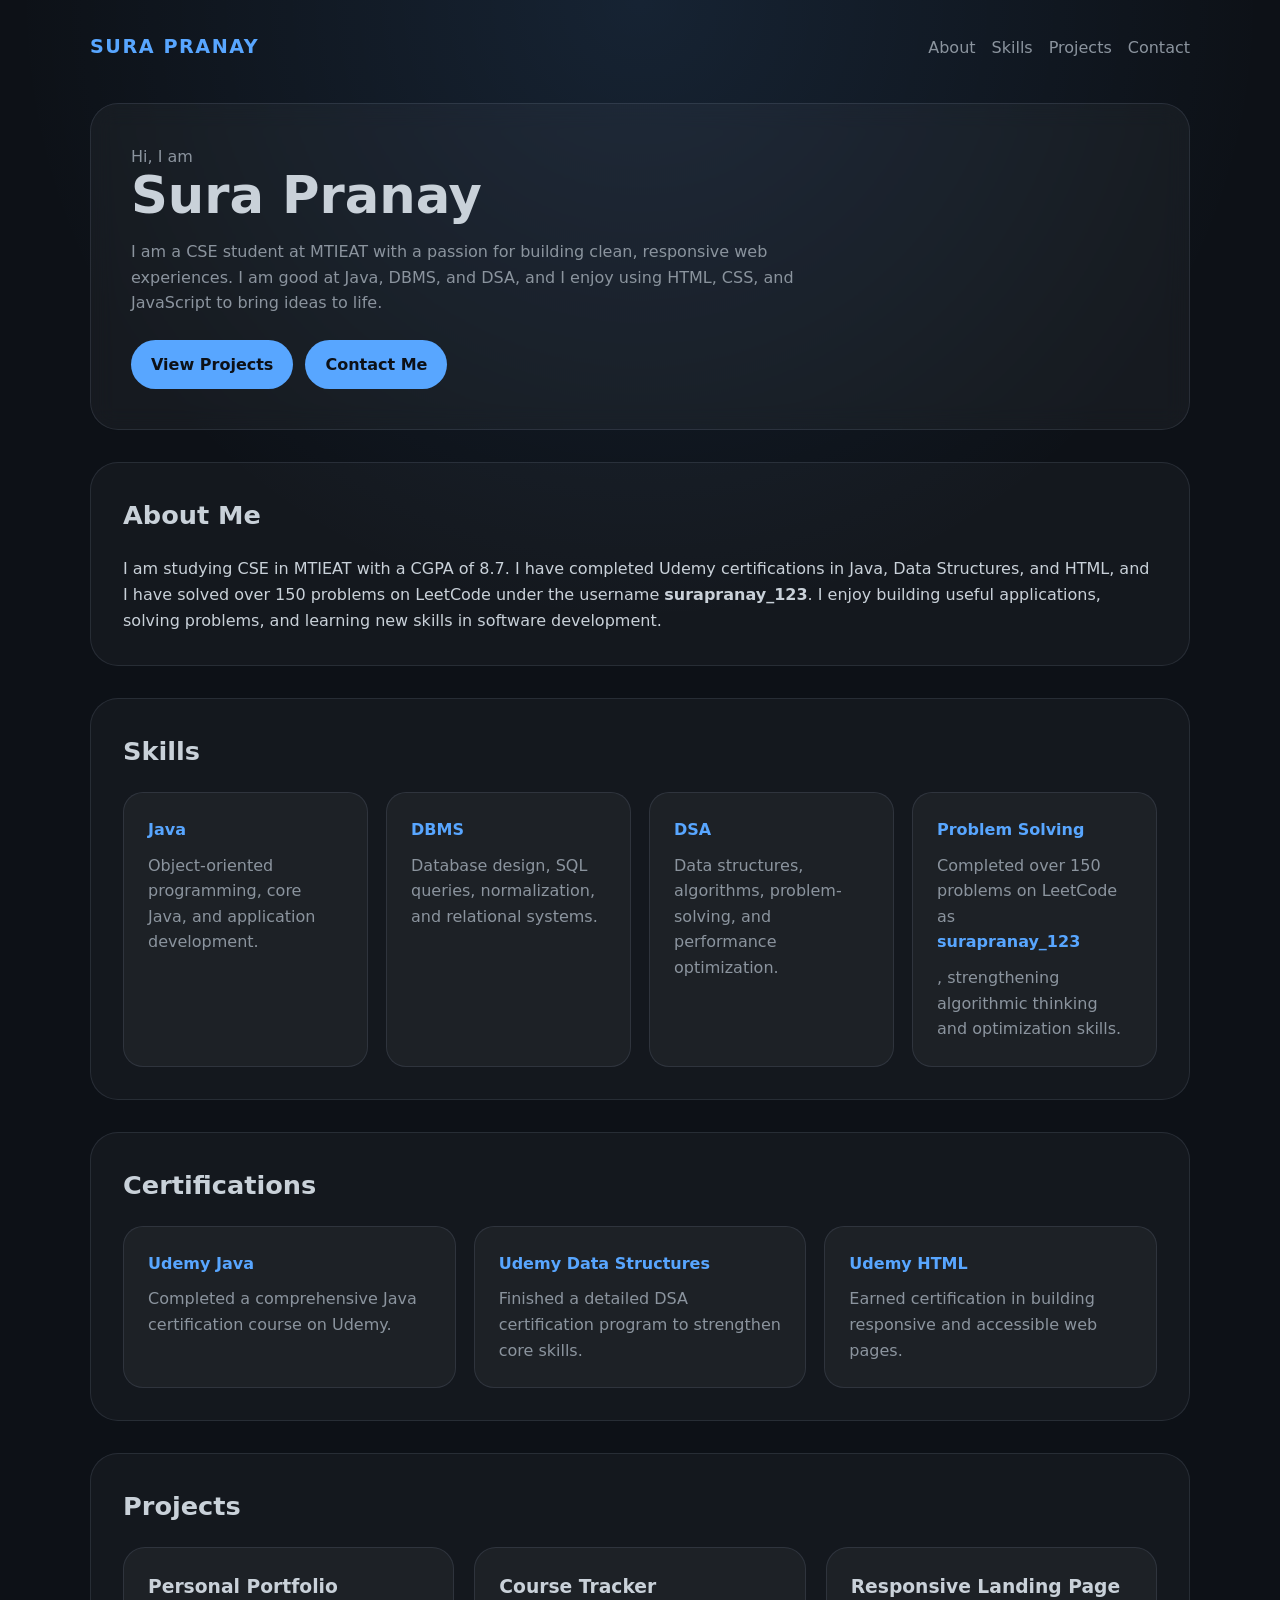
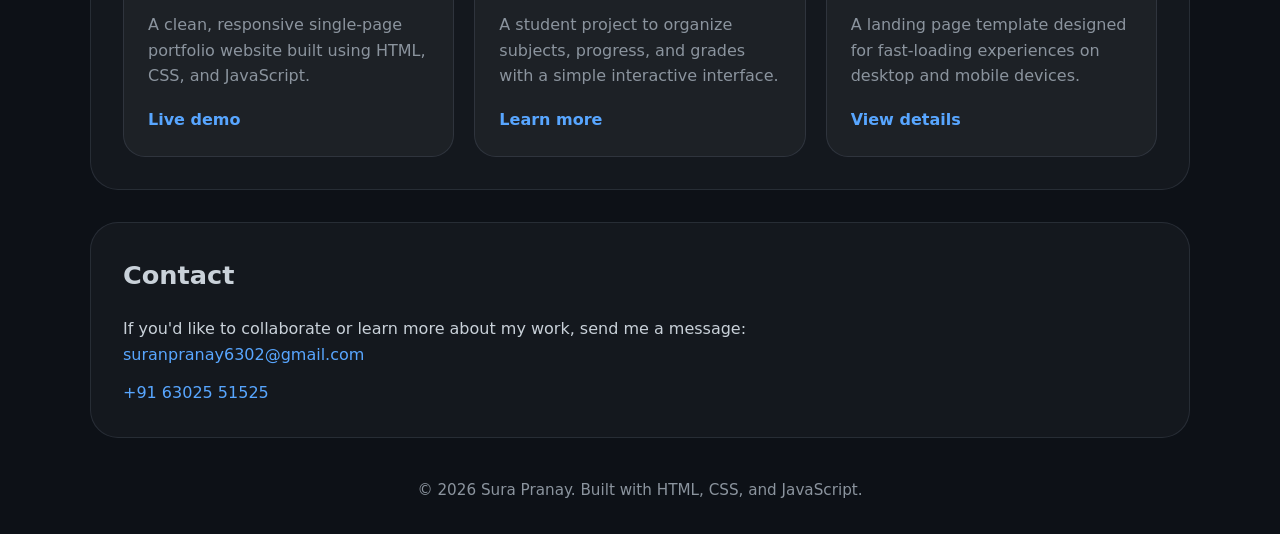
<file: index.html>
<!DOCTYPE html>
<html lang="en">
<head>
    <meta charset="UTF-8">
    <meta name="viewport" content="width=device-width, initial-scale=1.0">
    <title>Portfolio | Pranay Kumar</title>
    <style>
        :root {
            --bg: #0d1117;
            --surface: #161b22;
            --text: #c9d1d9;
            --accent: #58a6ff;
            --muted: #8b949e;
            --border: rgba(148, 163, 184, 0.15);
            font-family: Inter, system-ui, -apple-system, BlinkMacSystemFont, "Segoe UI", sans-serif;
        }

        * {
            box-sizing: border-box;
            margin: 0;
            padding: 0;
        }

        body {
            background: radial-gradient(circle at top, rgba(88, 166, 255, 0.12), transparent 28%),
                        #0d1117;
            color: var(--text);
            line-height: 1.6;
        }

        .page {
            min-height: 100vh;
            padding: 32px 20px;
            display: flex;
            justify-content: center;
            align-items: flex-start;
        }

        .container {
            width: min(1100px, 100%);
        }

        header {
            display: flex;
            justify-content: space-between;
            align-items: center;
            gap: 16px;
            margin-bottom: 40px;
            flex-wrap: wrap;
        }

        .brand {
            font-size: 1.2rem;
            font-weight: 700;
            letter-spacing: 0.08em;
            text-transform: uppercase;
            color: var(--accent);
        }

        nav {
            display: flex;
            gap: 16px;
            flex-wrap: wrap;
        }

        nav a {
            color: var(--muted);
            text-decoration: none;
            transition: color 0.2s ease;
        }

        nav a:hover {
            color: var(--text);
        }

        .hero {
            background: rgba(255,255,255,0.04);
            border: 1px solid var(--border);
            border-radius: 28px;
            padding: 40px;
            margin-bottom: 32px;
            backdrop-filter: blur(12px);
        }

        .hero h1 {
            font-size: clamp(2.3rem, 4vw, 3.8rem);
            margin-bottom: 16px;
            line-height: 1.05;
        }

        .hero p {
            max-width: 720px;
            color: var(--muted);
        }

        @media (min-width: 800px) {
            .hero-grid {
                grid-template-columns: 360px 1fr;
            }
        }

        .hero-buttons {
            margin-top: 24px;
            display: flex;
            flex-wrap: wrap;
            gap: 12px;
        }

        .button {
            display: inline-flex;
            align-items: center;
            justify-content: center;
            padding: 12px 20px;
            border-radius: 999px;
            background: var(--accent);
            color: #0d1117;
            font-weight: 600;
            text-decoration: none;
            transition: transform 0.2s ease, box-shadow 0.2s ease;
        }

        .button:hover {
            transform: translateY(-2px);
            box-shadow: 0 20px 50px rgba(88, 166, 255, 0.18);
        }

        .section {
            margin-bottom: 32px;
            padding: 32px;
            border-radius: 28px;
            background: rgba(255,255,255,0.03);
            border: 1px solid var(--border);
        }

        .section h2 {
            margin-bottom: 20px;
            font-size: 1.6rem;
            color: var(--text);
        }

        .cards {
            display: grid;
            grid-template-columns: repeat(auto-fit, minmax(220px, 1fr));
            gap: 18px;
        }

        .card {
            background: rgba(255,255,255,0.04);
            border: 1px solid var(--border);
            border-radius: 20px;
            padding: 24px;
        }

        .card strong {
            display: block;
            margin-bottom: 10px;
            color: var(--accent);
        }

        .card p {
            color: var(--muted);
        }

        .projects-grid {
            display: grid;
            grid-template-columns: repeat(auto-fit, minmax(280px, 1fr));
            gap: 20px;
        }

        .project {
            background: rgba(255,255,255,0.04);
            border: 1px solid var(--border);
            border-radius: 22px;
            padding: 24px;
        }

        .project h3 {
            margin-bottom: 10px;
        }

        .project p {
            color: var(--muted);
            margin-bottom: 18px;
        }

        .project a {
            color: var(--accent);
            text-decoration: none;
            font-weight: 600;
        }

        .contact-list {
            display: grid;
            gap: 12px;
        }

        .contact-list a {
            display: inline-block;
            color: var(--accent);
            text-decoration: none;
        }

        footer {
            margin-top: 40px;
            text-align: center;
            color: var(--muted);
            font-size: 0.95rem;
        }

        @media (max-width: 640px) {
            .hero, .section {
                padding: 24px;
            }

            nav {
                justify-content: center;
            }
        }
    </style>
</head>
<body>
    <main class="page">
        <div class="container">
            <header>
                <div class="brand">Sura Pranay</div>
                <nav>
                    <a href="#about">About</a>
                    <a href="#skills">Skills</a>
                    <a href="#projects">Projects</a>
                    <a href="#contact">Contact</a>
                </nav>
            </header>

            <section class="hero">
                <p>Hi, I am</p>
                <h1>Sura Pranay</h1>
                <p>I am a CSE student at MTIEAT with a passion for building clean, responsive web experiences. I am good at Java, DBMS, and DSA, and I enjoy using HTML, CSS, and JavaScript to bring ideas to life.</p>
                <div class="hero-buttons">
                    <a class="button" href="#projects">View Projects</a>
                    <a class="button" href="#contact">Contact Me</a>
                </div>
            </section>

            <section class="section" id="about">
                <h2>About Me</h2>
                <p>I am studying CSE in MTIEAT with a CGPA of 8.7. I have completed Udemy certifications in Java, Data Structures, and HTML, and I have solved over 150 problems on LeetCode under the username <strong>surapranay_123</strong>. I enjoy building useful applications, solving problems, and learning new skills in software development.</p>
            </section>

            <section class="section" id="skills">
                <h2>Skills</h2>
                <div class="cards">
                    <div class="card">
                        <strong>Java</strong>
                        <p>Object-oriented programming, core Java, and application development.</p>
                    </div>
                    <div class="card">
                        <strong>DBMS</strong>
                        <p>Database design, SQL queries, normalization, and relational systems.</p>
                    </div>
                    <div class="card">
                        <strong>DSA</strong>
                        <p>Data structures, algorithms, problem-solving, and performance optimization.</p>
                    </div>
                    <div class="card">
                        <strong>Problem Solving</strong>
                        <p>Completed over 150 problems on LeetCode as <strong>surapranay_123</strong>, strengthening algorithmic thinking and optimization skills.</p>
                    </div>
                </div>
            </section>

            <section class="section" id="certifications">
                <h2>Certifications</h2>
                <div class="cards">
                    <div class="card">
                        <strong>Udemy Java</strong>
                        <p>Completed a comprehensive Java certification course on Udemy.</p>
                    </div>
                    <div class="card">
                        <strong>Udemy Data Structures</strong>
                        <p>Finished a detailed DSA certification program to strengthen core skills.</p>
                    </div>
                    <div class="card">
                        <strong>Udemy HTML</strong>
                        <p>Earned certification in building responsive and accessible web pages.</p>
                    </div>
                </div>
            </section>

            <section class="section" id="projects">
                <h2>Projects</h2>
                <div class="projects-grid">
                    <article class="project">
                        <h3>Personal Portfolio</h3>
                        <p>A clean, responsive single-page portfolio website built using HTML, CSS, and JavaScript.</p>
                        <a href="#">Live demo</a>
                    </article>
                    <article class="project">
                        <h3>Course Tracker</h3>
                        <p>A student project to organize subjects, progress, and grades with a simple interactive interface.</p>
                        <a href="#">Learn more</a>
                    </article>
                    <article class="project">
                        <h3>Responsive Landing Page</h3>
                        <p>A landing page template designed for fast-loading experiences on desktop and mobile devices.</p>
                        <a href="#">View details</a>
                    </article>
                </div>
            </section>

            <section class="section" id="contact">
                <h2>Contact</h2>
                <p>If you'd like to collaborate or learn more about my work, send me a message:</p>
                <div class="contact-list">
                    <a href="mailto:suranpranay6302@gmail.com">suranpranay6302@gmail.com</a>
                    <a href="tel:+916302551525">+91 63025 51525</a>
                </div>
            </section>

            <footer>
                <p>© <span id="footer-year"></span> Sura Pranay. Built with HTML, CSS, and JavaScript.</p>
            </footer>
        </div>
    </main>
    <script>
        document.addEventListener('DOMContentLoaded', function () {
            const yearElement = document.getElementById('footer-year');
            if (yearElement) {
                yearElement.textContent = new Date().getFullYear();
            }

            const contactLinks = document.querySelectorAll('.contact-list a');
            contactLinks.forEach(function (link) {
                link.addEventListener('click', function () {
                    const message = link.textContent.includes('@')
                        ? 'Opening your email app to contact Sura Pranay.'
                        : 'Preparing to call Sura Pranay.';
                    console.log(message);
                });
            });
        });
    </script>
</body>
</html>
</file>
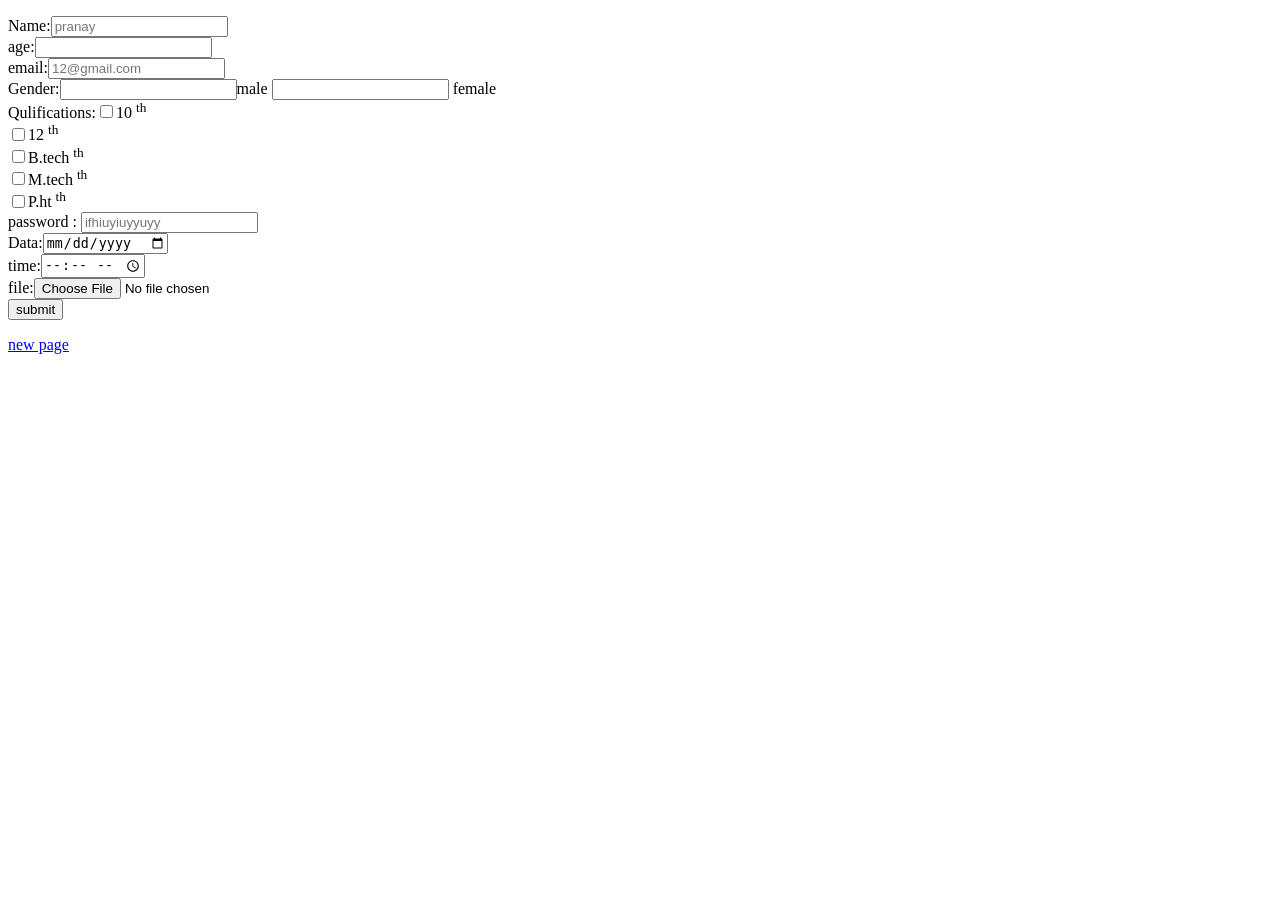
<file: form.html>
<!DOCTYPE html>
<html lang="en">
<head>
    <meta charset="UTF-8">
    <meta name="viewport" content="width=device-width, initial-scale=1.0">
    <title>Form</title>
</head>
<body>
    <form >
        <p>
            Name:<input type="text" placeholder="pranay"><br>
            age:<input type="number"><br>
            email:<input type="text"placeholder="12@gmail.com"><br>
            Gender:<input type="Gender" id="1">male
            <input type="gender" id="2"> female<br>
            Qulifications:<input type="checkbox"name="Qulifications"id="1" >10 <sup>th</sup><br>
            <input type="checkbox"name="Qulifications"id="2">12 <sup>th</sup><br>
            <input type="checkbox"name="Qulifications" id="3">B.tech <sup>th</sup><br>
            <input type="checkbox"name="Qulifications"id="4">M.tech <sup>th</sup><br>
            <input type="checkbox" name="Qulifications"id="5">P.ht <sup>th</sup> <br>
            password : <input type="text"placeholder="ifhiuyiuyyuyy"><br>
            Data:<input type="date"><br>
            time:<input type="time"> <br>
            file:<input type="file"><br>
            <button input type="submit">submit</button>


        </p>
        <a href="index.html">new page</a>
    </form>
    <header></header>
    
</body>
</html>
</file>
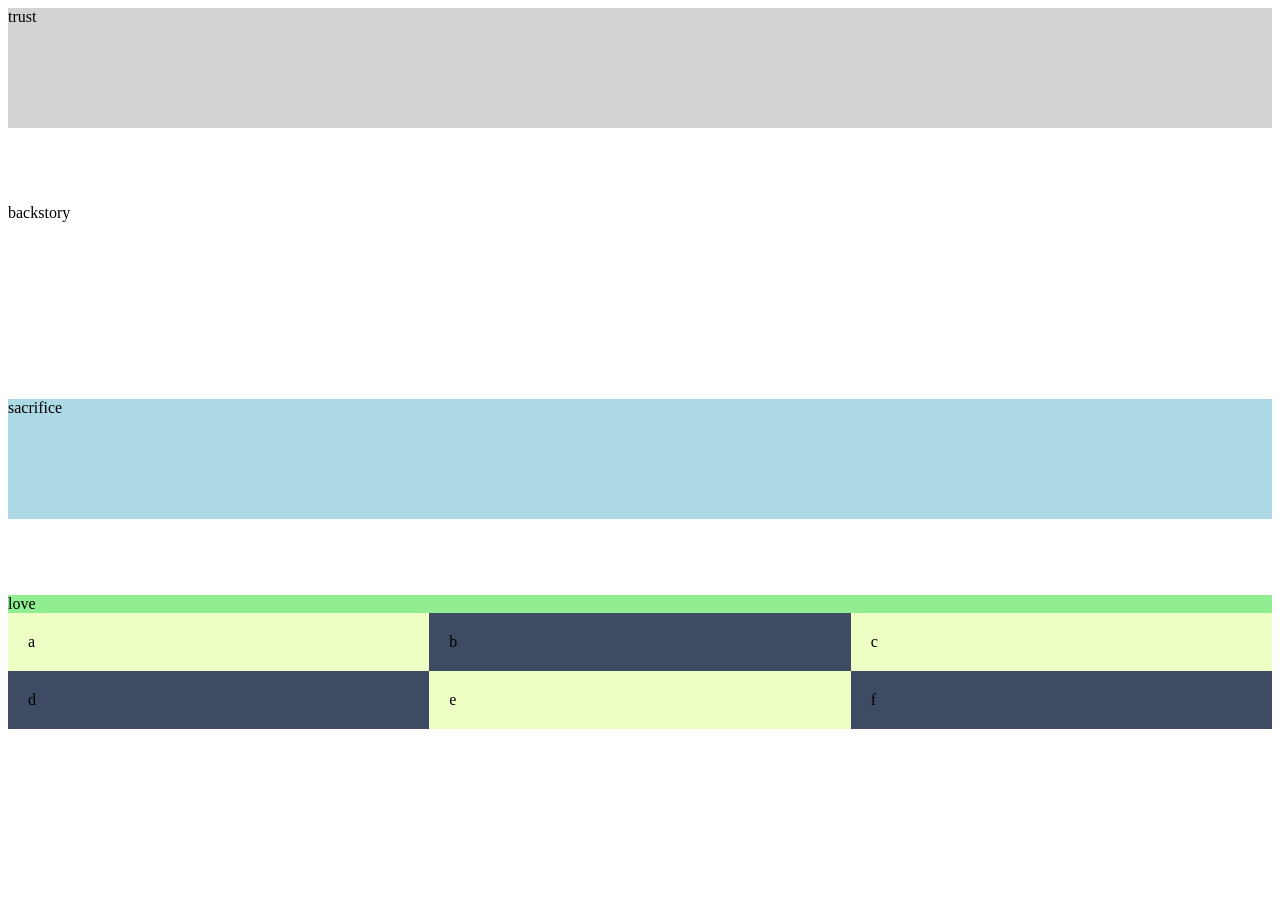
<file: grid.html>
<!DOCTYPE html>
<html lang="en">
<head>
    <meta charset="UTF-8">
    <meta name="viewport" content="width=device-width, initial-scale=1.0">
    <title>grid</title>
    <link rel="stylesheet" href="grid.css">
</head>
<body>
    <div class="friends">
        <header>trust</header>
        <aside>backstory</aside>
        <main> sacrifice</main>
        <footer>love</footer>
    </div>
    <div class="grid">
        <div class="d1">a</div>
        <div class="d2">b</div>
        <div class="d1">c</div>
        <div class="d2">d</div>
        <div class="d1">e</div>
        <div class="d2">f</div>


    </div>
    
</body>
</html>
</file>
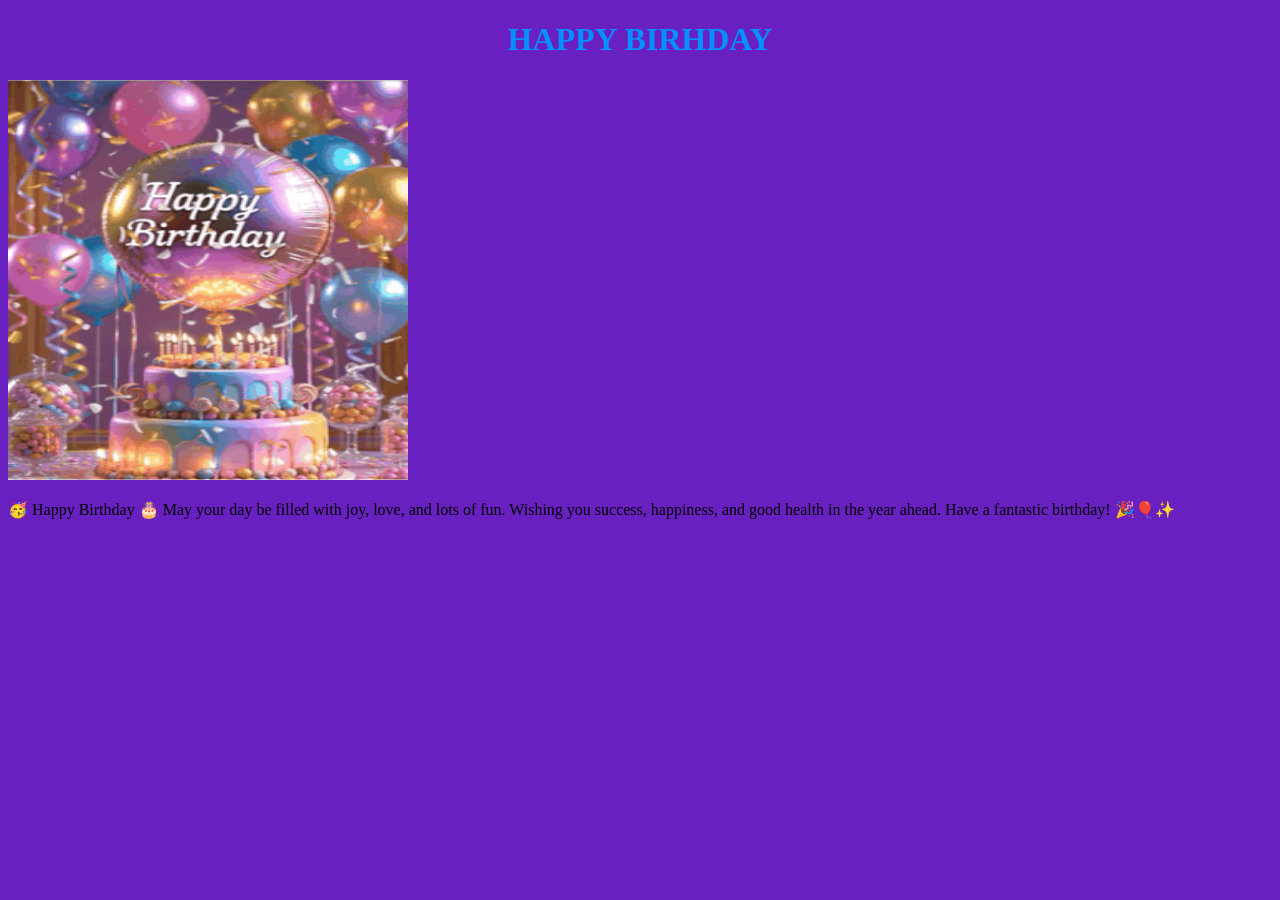
<file: hAPPY_BIRTHDAY.html>
<!DOCTYPE html>
<html lang="en">
<head>
    <meta charset="UTF-8">
    <meta name="viewport" content="width=device-width, initial-scale=1.0">
    <title>Document</title>
    <link rel="stylesheet" href="hAPPY_BIRTHDAY.css">
    <script scr="hAPPY_BIRTHDAY.js"></script>
</head>

<body>
    <h1 id="wishes"> HAPPY BIRHDAY</h1>
    <img src="birthday-happy-birthday.jpeg" alt="birthday-happy-birthday" width="300">
    
    <p>🥳 Happy Birthday  🎂
May your day be filled with joy, love, and lots of fun. Wishing you success, happiness, and good health in the year ahead. Have a fantastic birthday! 🎉🎈✨</p>
    
</body>
</html>
</file>
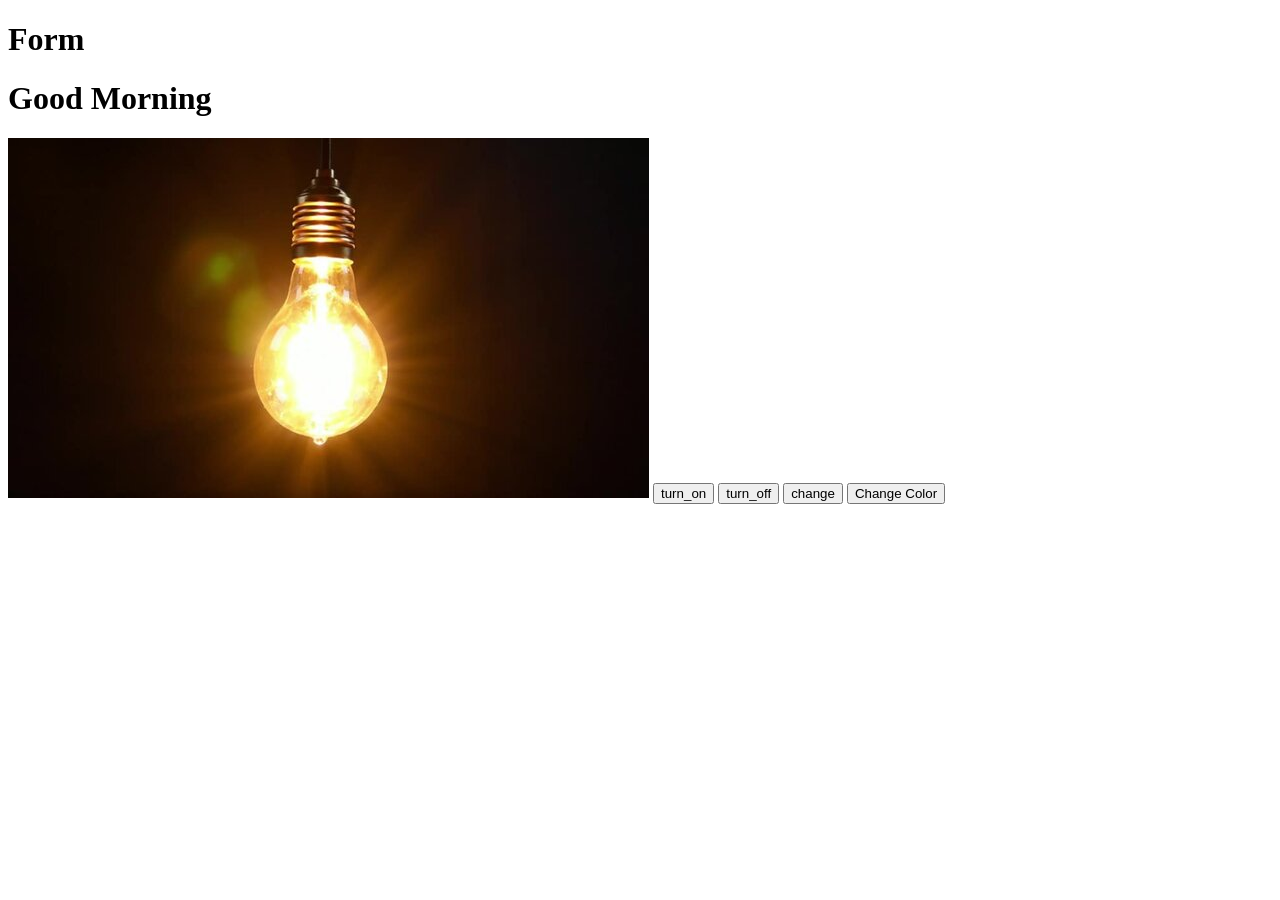
<file: inputs.html>
<!DOCTYPE html>
<html lang="en">
<head>
    <meta charset="UTF-8">
    <meta name="viewport" content="width=device-width, initial-scale=1.0">
    <title>Document</title>
    <script src="inputs.js"></script>
</head>
<body id="cap">
    
   <h1 id="data">Form</h1>

   
    <div>
        <form action="cry">
            </form>
            <h1 id="greet">Good Morning</h1>
            <img id="on" src="turnon.jpg" alt="on">
            <button onclick="turn_on()">turn_on</button>
            <button onclick="turn_off()">turn_off</button>
            <button onclick="greet_afternoon()">change</button>
            <button onclick="change_color()">Change Color</button>
        </div>
</body>
</html>
</file>
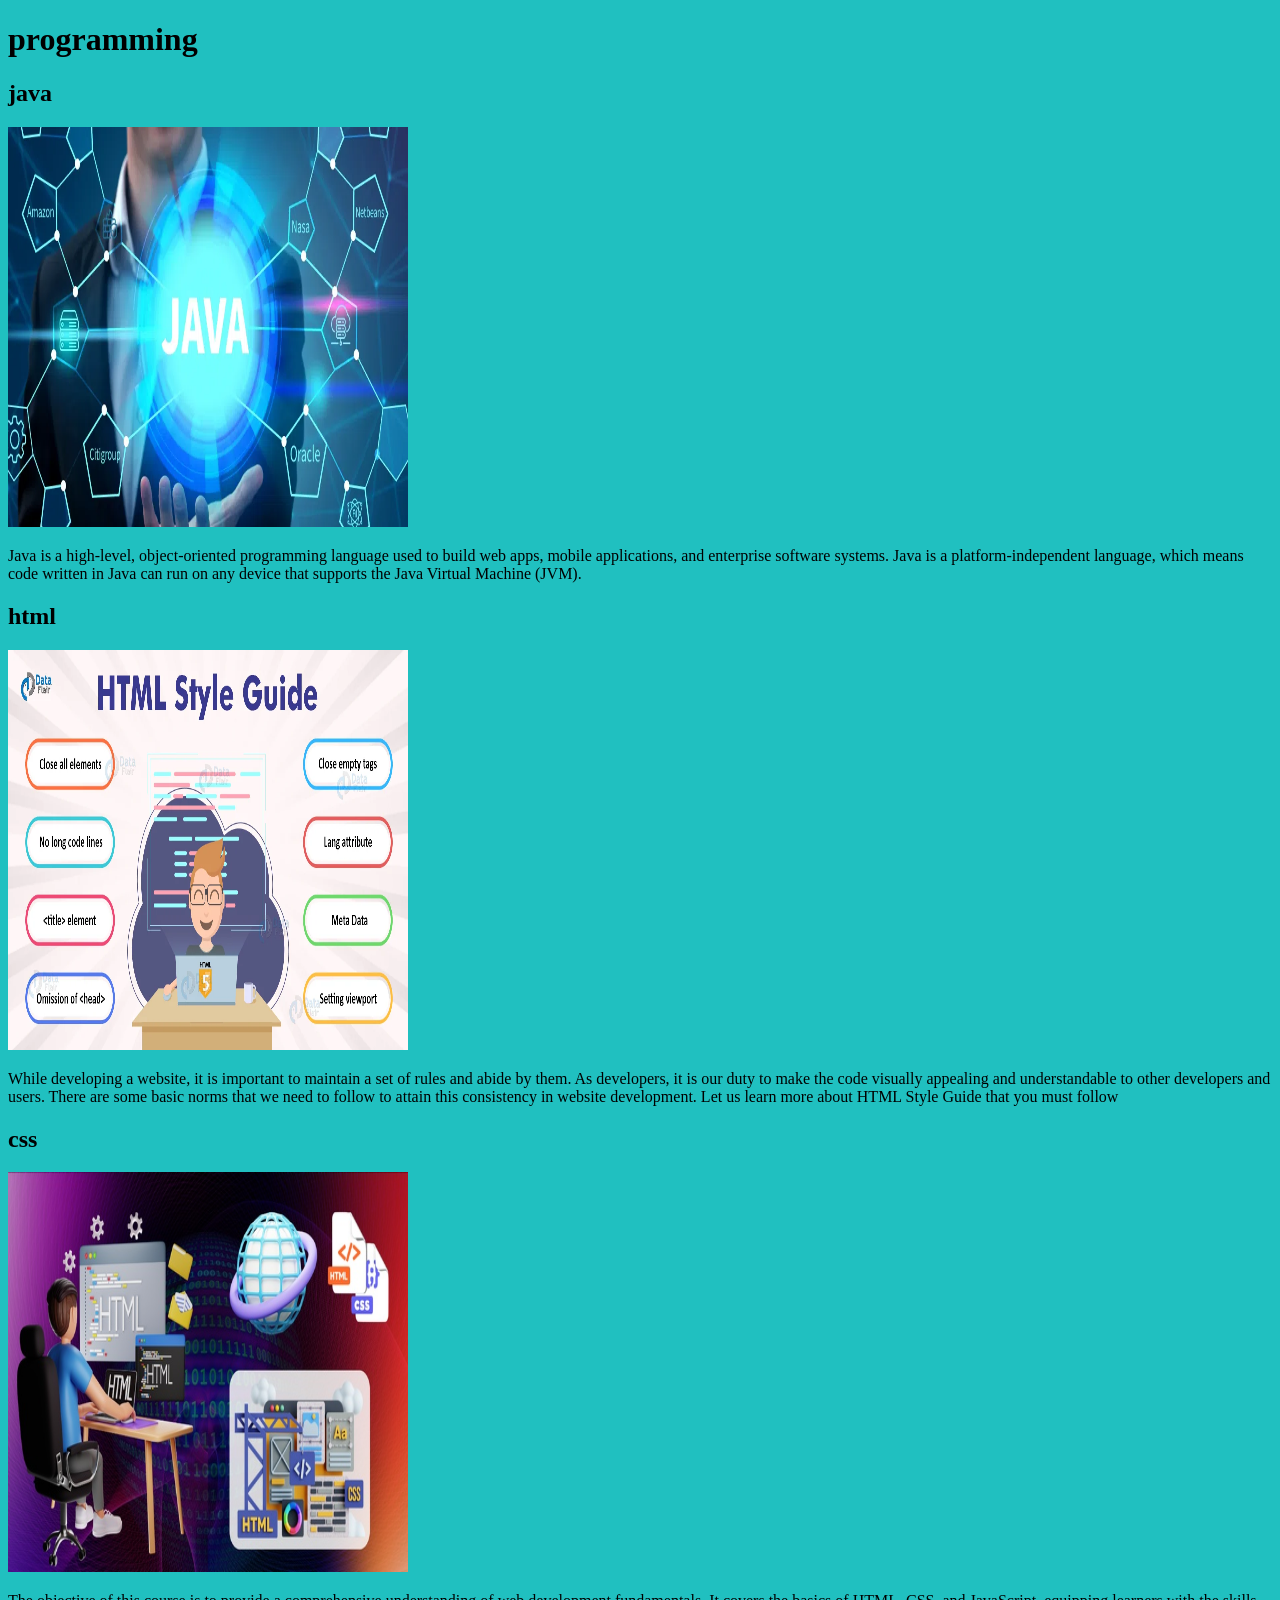
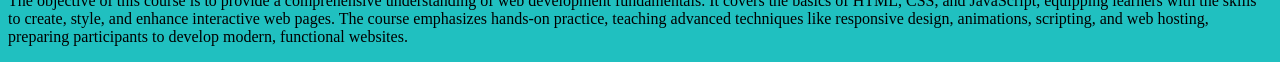
<file: manipulation.html>
<!DOCTYPE html>
<html lang="en">
<head>
    <meta charset="UTF-8">
    <meta name="viewport" content="width=device-width, initial-scale=1.0">
    <title>Document</title>
    <link rel="stylesheet" href="manipulation.css">
    <script src="manipulation.js"></script>
</head>
<body>
    <div>
<h1>programming</h1>
<h2>java</h2>
<img src="java_img.jpeg" alt="Java image" width="300">
<p>Java is a high-level, object-oriented programming language used to build web apps, mobile applications, and enterprise software systems.

Java is a platform-independent language, which means code written in Java can run on any device that supports the Java Virtual Machine (JVM). </p>

<h2>html</h2>
<img src="HTML.jpeg" alt="HTML" width="300">
<p>While developing a website, it is important to maintain a set of rules and abide by them. As developers, it is our duty to make the code visually appealing and understandable to other developers and users. There are some basic norms that we need to follow to attain this consistency in website development. Let us learn more about HTML Style Guide that you must follow</p>

<h2>css</h2>
<img src ="KLiC-HTML-CSS.jpeg" alt="KLic-HTML-CSS" width="300">
<p>The objective of this course is to provide a comprehensive understanding of web development fundamentals. It covers the basics of HTML, CSS, and JavaScript, equipping learners with the skills to create, style, and enhance interactive web pages. The course emphasizes hands-on practice, teaching advanced techniques like responsive design, animations, scripting, and web hosting, preparing participants to develop modern, functional websites.</p>

</div>
   
</body>
</html>
</file>
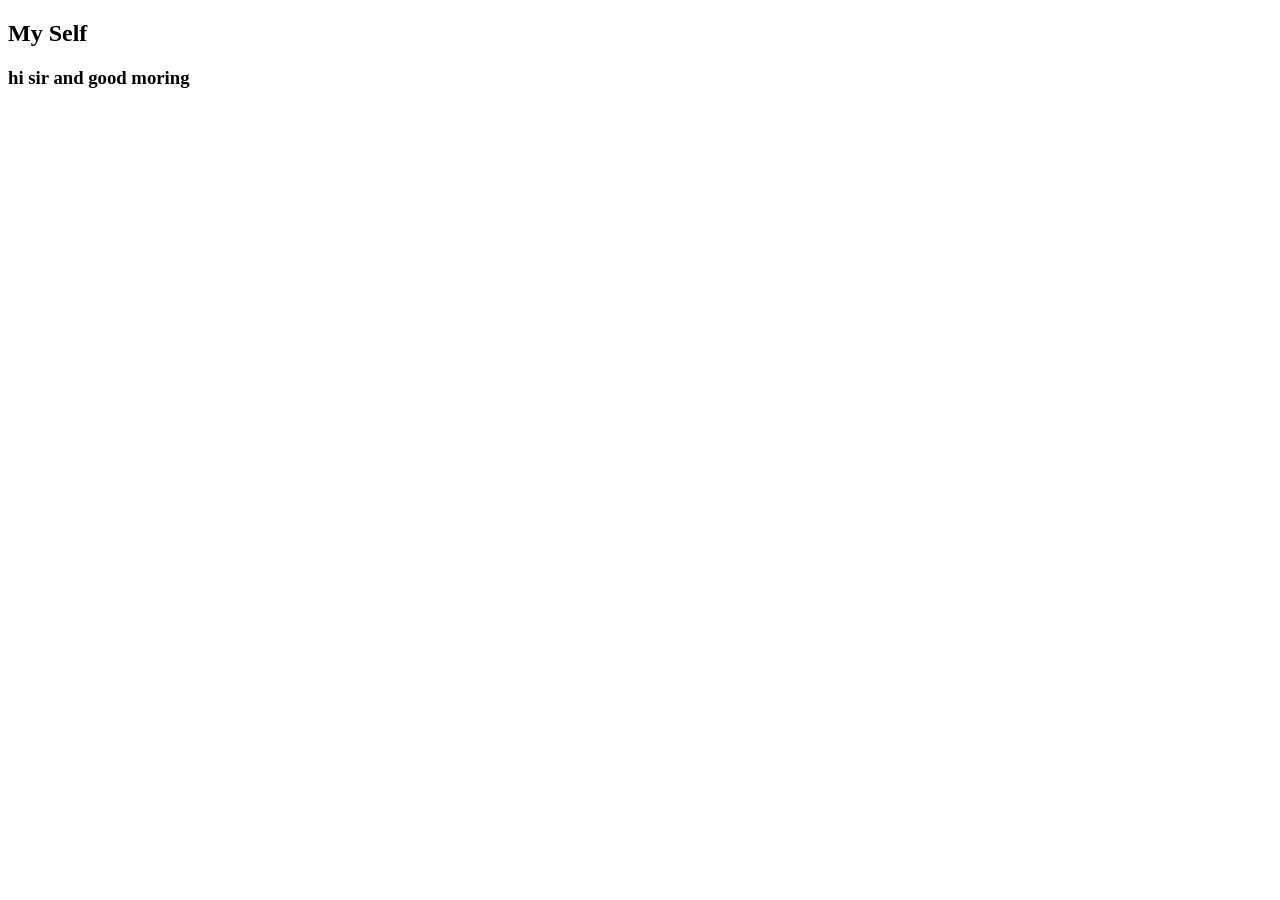
<file: myself.html>
<!DOCTYPE html>
<html lang="en">
<head>
    <meta charset="UTF-8">
    <meta name="viewport" content="width=device-width, initial-scale=1.0">
    <title>PRANAY kumar</title>
</head>
<body>
    <H2>My Self</H2>
    <h3>hi sir and good moring</h3>
    
</body>
</html>
</file>
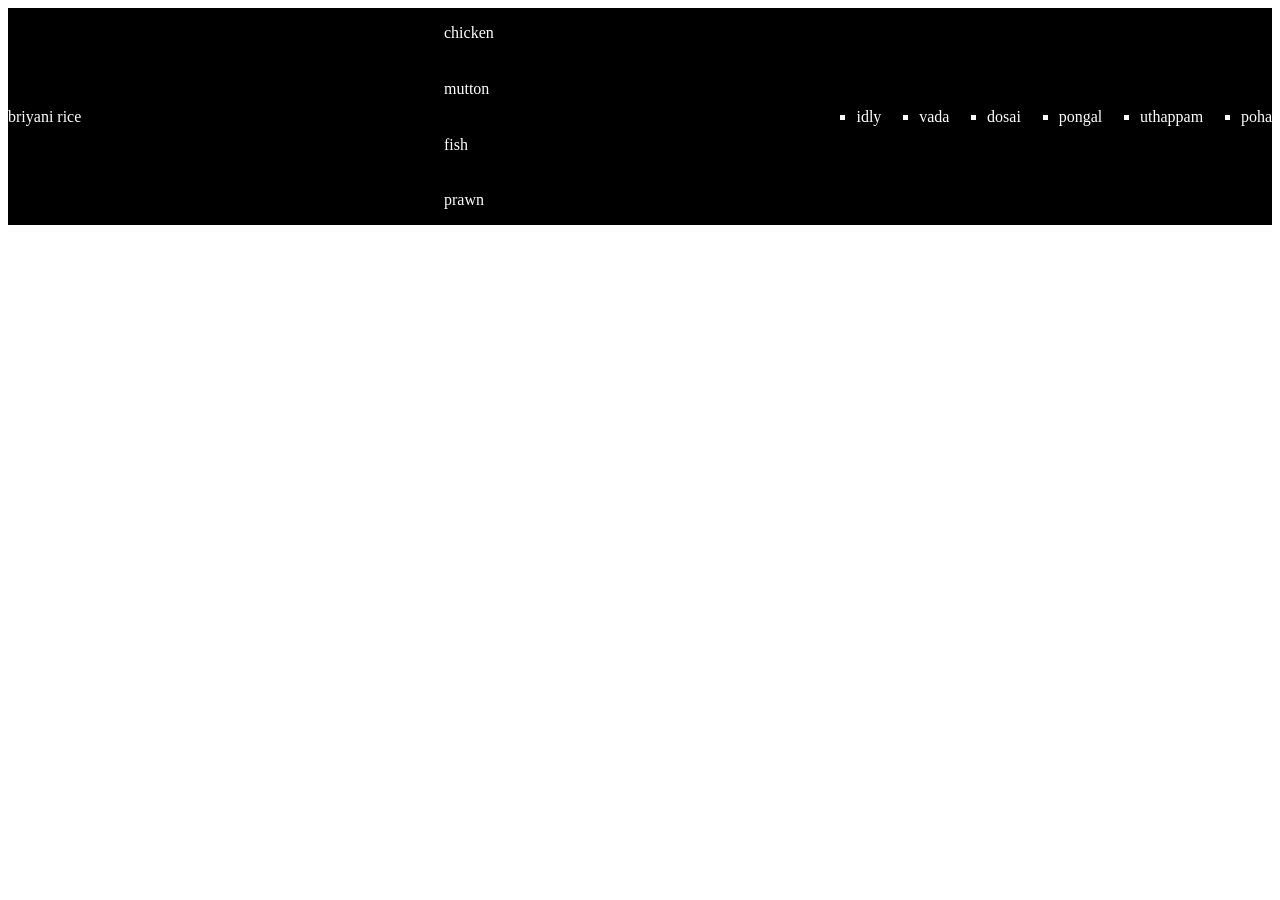
<file: navigatiion_bar.html>
<!DOCTYPE html>
<html lang="en">
<head>
    <meta charset="UTF-8">
    <meta name="viewport" content="width=device-width, initial-scale=1.0">
    <title>Document</title>
    <link rel="stylesheet"href="filex.css">

</head>
<body>
    <nav>
       <div class="food">
        briyani rice
       
     </div>
     <ul class="meat">
        <li>chicken</li>
        <li>mutton</li>
        <li>fish</li>
        <li>prawn</li>
     </ul>
     <ul>
        <li>idly</li>
        <li>vada</li>
        <li>dosai</li>
        <li>pongal</li>
        <li>uthappam</li>
        <li>poha</li>


        </ul>


    </nav>

    
</body>
</html>
</file>
<file: grid.css>
.friends{
    display:grid;
    grid-template-columns:200px 1fr;
    grid-template-rows: 120px 120px 120px;
    gap:2cm;
    
}
header{
    grid-column:1/3;
    background-color:lightgray;
}
asides{
    
    background:red;
}
main{
    grid-column:1/3;
    background-color:lightblue;
}
footer{
    grid-column:1/3;
    background-color:lightgreen;
    
}

.grid{
    display:grid;
    
    grid-template-columns: repeat(3,1fr);
    

}
.d1{
    background-color:rgb(237, 255, 196);
    padding: 20px;

}
.d2{
    background-color:rgb(63, 75, 99);
    padding:20px;
}
</file>
<file: hAPPY_BIRTHDAY.css>
img{
    
    width: 400px;
    height: 400px;
}
body{
    background-color: rgb(104, 32, 192);
}
#contentent{
    display: flex;
    gap:1cm;
}
    
h1{
    text-align: center;
    color:rgb(0, 145, 255) ;
}
</file>
<file: manipulation.css>
img{
    
    width: 400px;
    height: 400px;
}
body{
    background-color: rgb(32, 192, 192);
}
#contentent{
    display: flex;
    gap:1cm;
    
h1{
    text-align: center;
}
h2{
    text-align:center;
    color: aquamarine;
}
</file>
<file: filex.css>
nav{
    display:flex;
    justify-content:space-between;
    align-items:center;
    background-color: black;
    color:white;
}
.meat{
    flex-direction:column;
    list-style:none;

}
ul{
    display:flex;
    gap:1cm;
    list-style:square;
}
</file>
